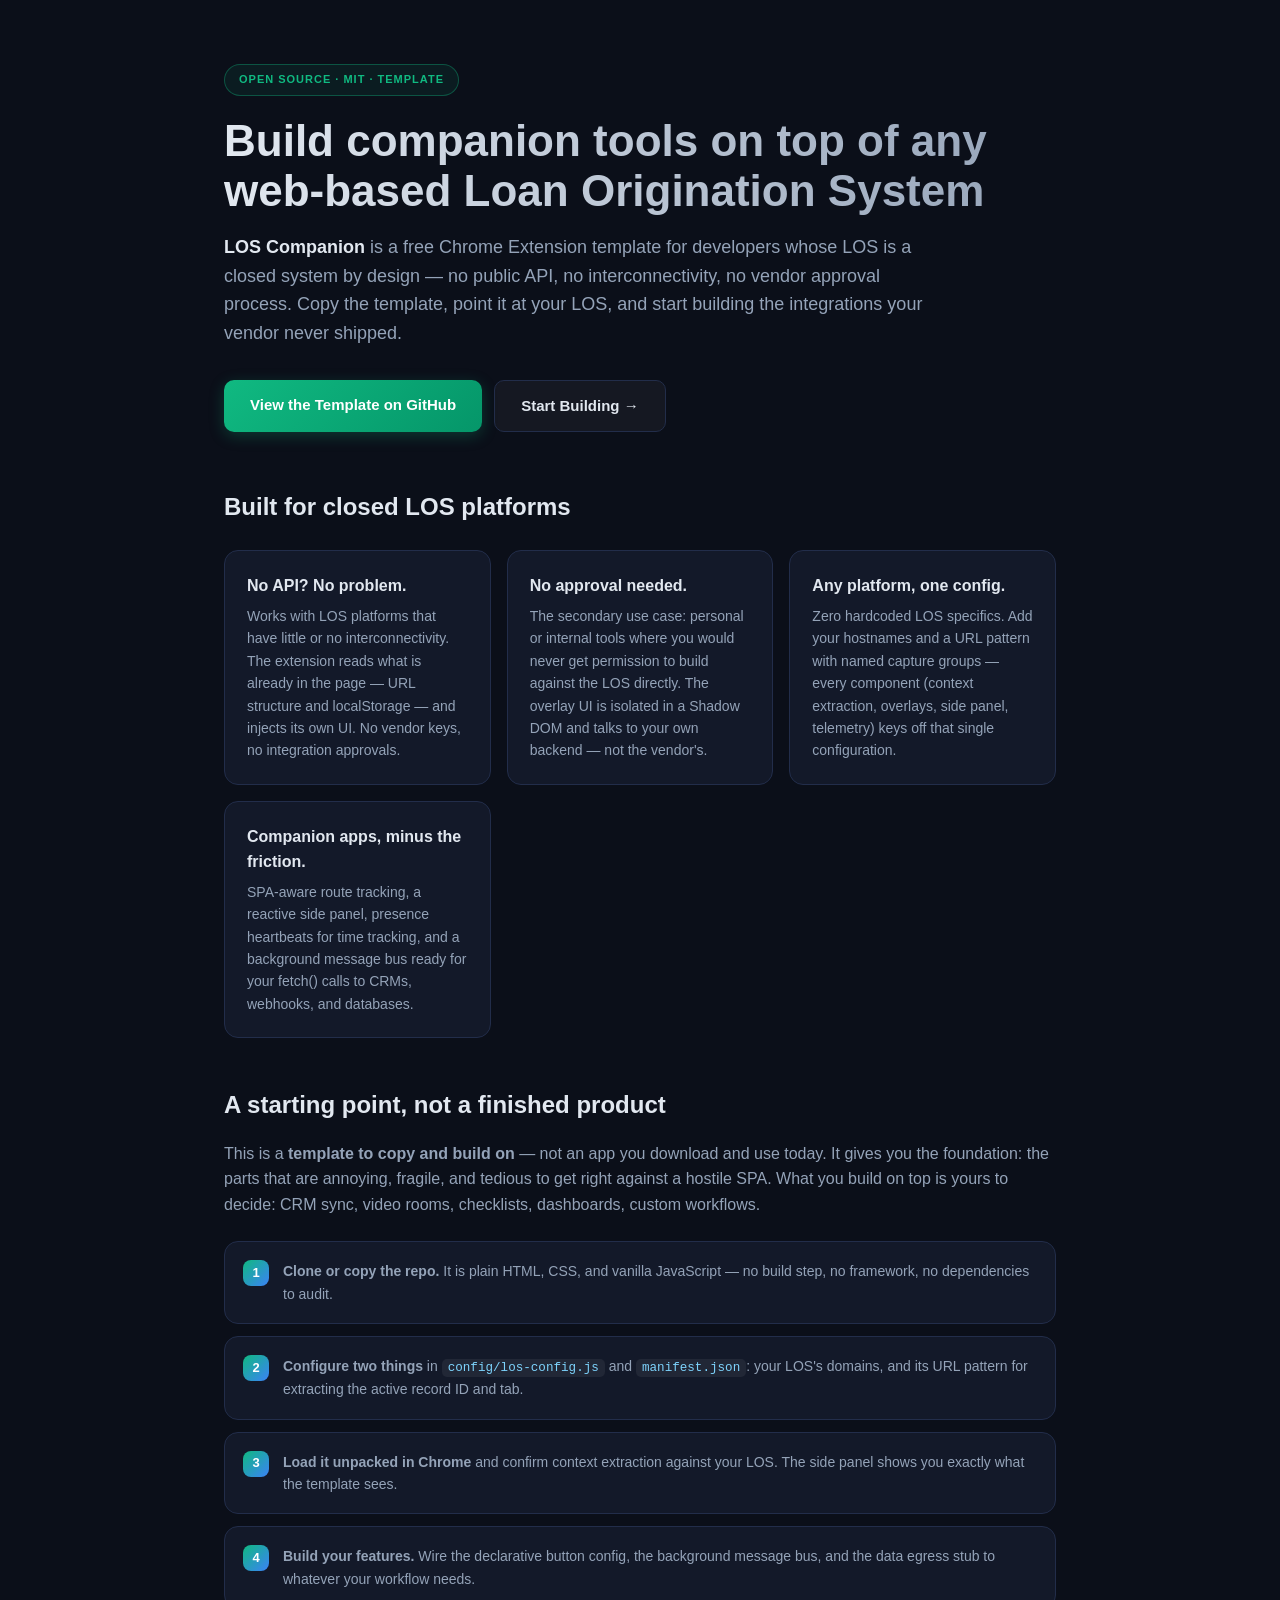
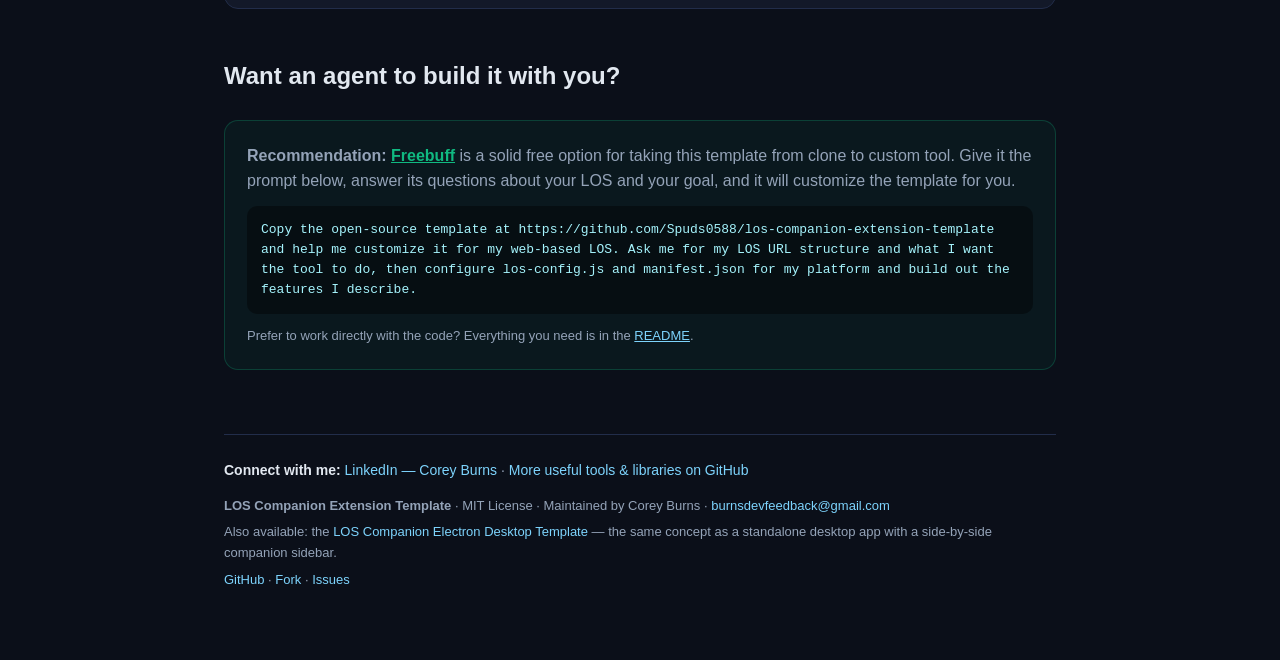
<file: index.html>
<!DOCTYPE html>
<html lang="en">
<head>
<meta charset="UTF-8">
<meta name="viewport" content="width=device-width, initial-scale=1.0">
<title>LOS Companion — Chrome Extension Template for Any Web-Based Loan Origination System</title>
<meta name="description" content="Free, open-source Chrome Extension template that connects any web-based Loan Origination System — even closed, API-less platforms — to CRMs, video rooms, and internal tools via Shadow DOM overlays, URL context extraction, and presence heartbeats. A starting point to build on, not a finished product.">
<link rel="canonical" href="https://spuds0588.github.io/los-companion-extension-template/">
<meta property="og:type" content="website">
<meta property="og:title" content="LOS Companion — Chrome Extension Template for Any Web-Based LOS">
<meta property="og:description" content="Connect closed, API-less Loan Origination Systems to the tools you actually use. Free open-source template: copy it, configure two things, and start building.">
<meta property="og:url" content="https://spuds0588.github.io/los-companion-extension-template/">
<meta name="twitter:card" content="summary">
<meta name="twitter:title" content="LOS Companion — Chrome Extension Template for Any Web-Based LOS">
<meta name="twitter:description" content="Connect closed, API-less Loan Origination Systems to the tools you actually use. Free open-source template: copy it, configure two things, and start building.">
<meta name="robots" content="index, follow">
<meta name="theme-color" content="#0b0f19">
<script type="application/ld+json">
{
  "@context": "https://schema.org",
  "@type": "SoftwareSourceCode",
  "name": "LOS Companion Extension Template",
  "description": "A modular, platform-agnostic Chrome Extension (Manifest V3) template for building companion tooling on top of any web-based Loan Origination System (LOS) — including closed platforms with no public API. Provides SPA-aware URL context extraction (record ID, active tab), Shadow DOM overlay injection, presence heartbeats, and a background message bus for external API calls. MIT licensed. A template to copy and build upon, not a finished product.",
  "codeRepository": "https://github.com/Spuds0588/los-companion-extension-template",
  "url": "https://spuds0588.github.io/los-companion-extension-template/",
  "programmingLanguage": ["JavaScript"],
  "runtimePlatform": "Chrome / Chromium (Manifest V3 extension)",
  "license": "https://opensource.org/licenses/MIT",
  "author": {
    "@type": "Person",
    "name": "Corey Burns",
    "email": "burnsdevfeedback@gmail.com"
  },
  "keywords": "loan origination system, LOS integration, chrome extension, mortgage tech, shadow DOM, CRM sync, closed platform integration, browser extension template, fintech",
  "isAccessibleForFree": true,
  "offers": { "@type": "Offer", "price": "0", "priceCurrency": "USD" }
}
</script>
<script type="application/ld+json">
{
  "@context": "https://schema.org",
  "@type": "FAQPage",
  "mainEntity": [
    {
      "@type": "Question",
      "name": "What is the LOS Companion Extension Template?",
      "acceptedAnswer": {
        "@type": "Answer",
        "text": "A free, MIT-licensed Chrome Extension template that provides the plumbing for building companion tools on top of any web-based Loan Origination System — SPA-aware context extraction, Shadow DOM overlays, presence heartbeats, and an external API bus — with no hardcoded LOS platform. You copy it and configure it for your LOS."
      }
    },
    {
      "@type": "Question",
      "name": "Does it work with LOS platforms that have no API?",
      "acceptedAnswer": {
        "@type": "Answer",
        "text": "Yes — that is the core use case. It works with closed systems by design: it observes the page URL and localStorage, injects its own isolated UI, and communicates through your own backend, so it needs no official integration, API keys, or vendor approval."
      }
    },
    {
      "@type": "Question",
      "name": "Is this a finished product I can install and use today?",
      "acceptedAnswer": {
        "@type": "Answer",
        "text": "No. It is a developer template — a starting point intended to be copied and built on top of. You point it at your LOS's domain and URL structure, then add your own actions, integrations, and business logic."
      }
    },
    {
      "@type": "Question",
      "name": "Is it really platform-agnostic?",
      "acceptedAnswer": {
        "@type": "Answer",
        "text": "Yes. The template ships with no LOS-specific code: you add your LOS hostnames to a domains list and a URL pattern with named capture groups, and every component — extraction, overlays, panel, telemetry — works from that single config."
      }
    }
  ]
}
</script>
<style>
* { margin: 0; padding: 0; box-sizing: border-box; }
body {
    font-family: -apple-system, BlinkMacSystemFont, "Segoe UI", Roboto, Helvetica, Arial, sans-serif;
    background: #0b0f19;
    color: #e2e8f0;
    line-height: 1.6;
}
.wrap { max-width: 880px; margin: 0 auto; padding: 64px 24px; }
.badge {
    display: inline-block; font-size: 11px; font-weight: 700; letter-spacing: 1px;
    text-transform: uppercase; color: #10b981; border: 1px solid rgba(16,185,129,.35);
    background: rgba(16,185,129,.08); border-radius: 999px; padding: 6px 14px; margin-bottom: 20px;
}
h1 {
    font-size: clamp(30px, 5vw, 44px); line-height: 1.15; font-weight: 800;
    background: linear-gradient(90deg, #e2e8f0, #94a3b8);
    -webkit-background-clip: text; background-clip: text; -webkit-text-fill-color: transparent;
    margin-bottom: 16px;
}
.lede { font-size: 18px; color: #94a3b8; max-width: 720px; margin-bottom: 32px; }
.lede strong { color: #e2e8f0; }
.cta-row { display: flex; flex-wrap: wrap; gap: 12px; margin-bottom: 56px; }
.btn {
    display: inline-block; padding: 13px 26px; border-radius: 10px; font-weight: 600;
    font-size: 15px; text-decoration: none; transition: transform .15s ease, box-shadow .15s ease;
}
.btn:hover { transform: translateY(-2px); }
.btn-primary { background: linear-gradient(135deg, #10b981, #059669); color: #fff; box-shadow: 0 4px 15px rgba(16,185,129,.25); }
.btn-secondary { background: rgba(255,255,255,.04); color: #e2e8f0; border: 1px solid #222d4a; }
h2 { font-size: 24px; font-weight: 700; margin: 48px 0 16px; color: #e2e8f0; }
h3 { font-size: 16px; font-weight: 600; margin-bottom: 6px; color: #e2e8f0; }
p { color: #94a3b8; margin-bottom: 14px; }
.grid { display: grid; grid-template-columns: repeat(auto-fit, minmax(240px, 1fr)); gap: 16px; margin: 24px 0; }
.card {
    background: #131929; border: 1px solid #222d4a; border-radius: 14px; padding: 22px;
}
.card p { margin: 0; font-size: 14px; }
.callout {
    background: rgba(16,185,129,.05); border: 1px solid rgba(16,185,129,.25);
    border-radius: 14px; padding: 22px; margin: 24px 0;
}
.callout p { margin: 0 0 10px; }
.callout p:last-child { margin-bottom: 0; }
.steps { counter-reset: step; margin: 24px 0; }
.step {
    position: relative; padding: 18px 18px 18px 58px; background: #131929;
    border: 1px solid #222d4a; border-radius: 14px; margin-bottom: 12px;
}
.step::before {
    counter-increment: step; content: counter(step);
    position: absolute; left: 18px; top: 18px; width: 26px; height: 26px; border-radius: 8px;
    background: linear-gradient(135deg, #10b981, #3b82f6); color: #fff; font-weight: 700;
    font-size: 13px; display: flex; align-items: center; justify-content: center;
}
.step p { margin: 0; font-size: 14px; }
code {
    font-family: ui-monospace, SFMono-Regular, Menlo, Consolas, monospace; font-size: .9em;
    background: rgba(255,255,255,.06); border-radius: 5px; padding: 2px 6px; color: #7dd3fc;
}
pre {
    background: #060913; border: 1px solid #17213c; border-radius: 12px; padding: 18px;
    overflow-x: auto; margin: 16px 0; font-size: 13px; line-height: 1.5;
}
pre code { background: none; padding: 0; color: #e2e8f0; }
.agent-box {
    background: #060913; border: 1px dashed rgba(16,185,129,.4); border-radius: 14px;
    padding: 22px; margin: 24px 0;
}
.agent-box p { font-size: 14px; }
.agent-prompt {
    font-family: ui-monospace, SFMono-Regular, Menlo, Consolas, monospace; font-size: 13px;
    color: #a5f3fc; background: rgba(0,0,0,.4); border-radius: 10px; padding: 14px;
    margin: 12px 0; line-height: 1.55;
}
.small { font-size: 13px; }
footer { margin-top: 64px; padding-top: 24px; border-top: 1px solid #222d4a; font-size: 13px; }
footer .connect { font-size: 14px; margin-bottom: 14px; }
footer .connect strong { color: #e2e8f0; }
footer p { margin-bottom: 6px; }
footer a { color: #7dd3fc; text-decoration: none; }
footer a:hover { text-decoration: underline; }
.sr-only {
    position: absolute; width: 1px; height: 1px; padding: 0; margin: -1px;
    overflow: hidden; clip: rect(0,0,0,0); white-space: nowrap; border: 0;
}
</style>
</head>
<body>
<div class="wrap">

<header>
    <span class="badge">Open Source &middot; MIT &middot; Template</span>
    <h1>Build companion tools on top of any web-based Loan Origination System</h1>
    <p class="lede">
        <strong>LOS Companion</strong> is a free Chrome Extension template for developers whose LOS is a
        closed system by design — no public API, no interconnectivity, no vendor approval process.
        Copy the template, point it at your LOS, and start building the integrations your vendor never shipped.
    </p>
    <div class="cta-row">
        <a class="btn btn-primary" href="https://github.com/Spuds0588/los-companion-extension-template">View the Template on GitHub</a>
        <a class="btn btn-secondary" href="#build-on-it">Start Building &rarr;</a>
    </div>
</header>

<main>
<section aria-labelledby="who">
    <h2 id="who">Built for closed LOS platforms</h2>
    <div class="grid">
        <div class="card">
            <h3>No API? No problem.</h3>
            <p>Works with LOS platforms that have little or no interconnectivity. The extension reads what is already in the page — URL structure and localStorage — and injects its own UI. No vendor keys, no integration approvals.</p>
        </div>
        <div class="card">
            <h3>No approval needed.</h3>
            <p>The secondary use case: personal or internal tools where you would never get permission to build against the LOS directly. The overlay UI is isolated in a Shadow DOM and talks to your own backend — not the vendor's.</p>
        </div>
        <div class="card">
            <h3>Any platform, one config.</h3>
            <p>Zero hardcoded LOS specifics. Add your hostnames and a URL pattern with named capture groups — every component (context extraction, overlays, side panel, telemetry) keys off that single configuration.</p>
        </div>
        <div class="card">
            <h3>Companion apps, minus the friction.</h3>
            <p>SPA-aware route tracking, a reactive side panel, presence heartbeats for time tracking, and a background message bus ready for your fetch() calls to CRMs, webhooks, and databases.</p>
        </div>
    </div>
</section>

<section aria-labelledby="not-product">
    <h2 id="not-product">A starting point, not a finished product</h2>
    <p>This is a <strong>template to copy and build on</strong> — not an app you download and use today. It gives you the foundation: the parts that are annoying, fragile, and tedious to get right against a hostile SPA. What you build on top is yours to decide: CRM sync, video rooms, checklists, dashboards, custom workflows.</p>
    <div class="steps">
        <div class="step"><p><strong>Clone or copy the repo.</strong> It is plain HTML, CSS, and vanilla JavaScript — no build step, no framework, no dependencies to audit.</p></div>
        <div class="step"><p><strong>Configure two things</strong> in <code>config/los-config.js</code> and <code>manifest.json</code>: your LOS's domains, and its URL pattern for extracting the active record ID and tab.</p></div>
        <div class="step"><p><strong>Load it unpacked in Chrome</strong> and confirm context extraction against your LOS. The side panel shows you exactly what the template sees.</p></div>
        <div class="step"><p><strong>Build your features.</strong> Wire the declarative button config, the background message bus, and the data egress stub to whatever your workflow needs.</p></div>
    </div>
</section>

<section aria-labelledby="build-on-it">
    <h2 id="build-on-it">Want an agent to build it with you?</h2>
    <div class="callout">
        <p><strong>Recommendation:</strong> <a style="color:#10b981; font-weight:600;" href="https://freebuff.com/?ref=ref-73e83c98-19cf-45b0-952e-56c4090f15f2" rel="noopener">Freebuff</a> is a solid free option for taking this template from clone to custom tool. Give it the prompt below, answer its questions about your LOS and your goal, and it will customize the template for you.</p>
        <div class="agent-prompt">Copy the open-source template at https://github.com/Spuds0588/los-companion-extension-template and help me customize it for my web-based LOS. Ask me for my LOS URL structure and what I want the tool to do, then configure los-config.js and manifest.json for my platform and build out the features I describe.</div>
        <p class="small">Prefer to work directly with the code? Everything you need is in the <a style="color:#7dd3fc;" href="https://github.com/Spuds0588/los-companion-extension-template#readme">README</a>.</p>
    </div>
</section>
</main>

<footer>
    <p class="connect"><strong>Connect with me:</strong> <a href="https://www.linkedin.com/in/coreytburns/" rel="noopener">LinkedIn — Corey Burns</a> &middot; <a href="https://github.com/Spuds0588?tab=repositories" rel="noopener">More useful tools &amp; libraries on GitHub</a></p>
    <p><strong>LOS Companion Extension Template</strong> &middot; MIT License &middot; Maintained by Corey Burns &middot; <a href="mailto:burnsdevfeedback@gmail.com">burnsdevfeedback@gmail.com</a></p>
    <p>Also available: the <a href="https://spuds0588.github.io/los-companion-electron-template/">LOS Companion Electron Desktop Template</a> — the same concept as a standalone desktop app with a side-by-side companion sidebar.</p>
    <p><a href="https://github.com/Spuds0588/los-companion-extension-template">GitHub</a> &middot; <a href="https://github.com/Spuds0588/los-companion-extension-template/fork">Fork</a> &middot; <a href="https://github.com/Spuds0588/los-companion-extension-template/issues">Issues</a></p>
</footer>

</div>
</body>
</html>
</file>
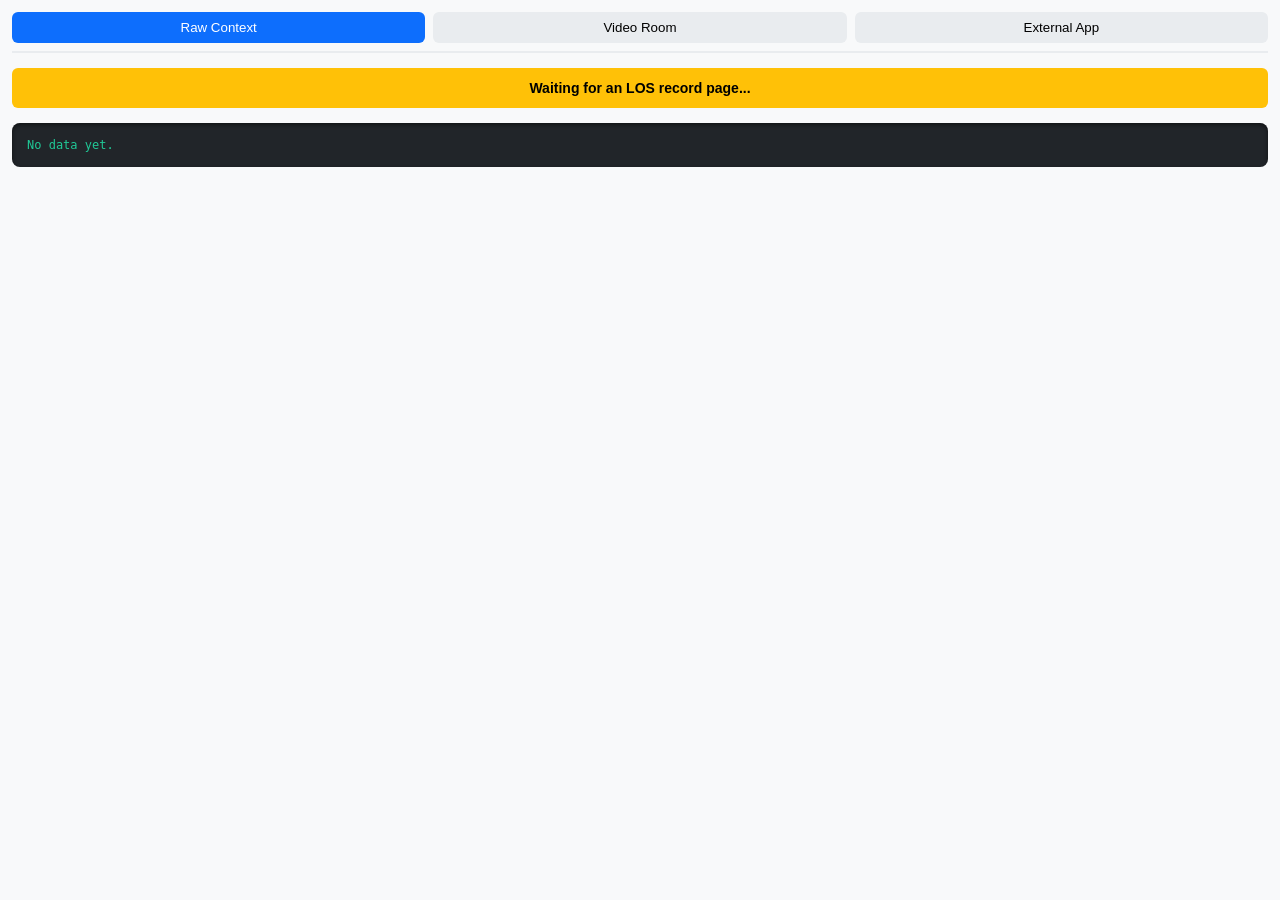
<file: sidepanel/sidepanel.html>
<!DOCTYPE html>
<html lang="en">
<head>
    <meta charset="UTF-8">
    <title>LOS Companion</title>
    <link rel="stylesheet" href="sidepanel.css">
</head>
<body>
    <div class="tabs">
        <button class="tab-btn active" data-target="raw-context">Raw Context</button>
        <button class="tab-btn" data-target="video-room">Video Room</button>
        <button class="tab-btn" data-target="external-iframe">External App</button>
    </div>
    
    <div id="status" class="waiting">Waiting for an LOS record page...</div>

    <div id="raw-context" class="tab-content active">
        <pre id="context-data">No data yet.</pre>
    </div>
    
    <div id="video-room" class="tab-content">
        <p>Video room integrations will render here.</p>
    </div>

    <div id="external-iframe" class="tab-content">
        <p>Iframe mounting point for CRMs.</p>
    </div>

    <script src="sidepanel.js"></script>
</body>
</html>
</file>
<file: sidepanel/sidepanel.css>
body { 
    font-family: -apple-system, BlinkMacSystemFont, "Segoe UI", Roboto, Helvetica, Arial, sans-serif; 
    margin: 0; 
    padding: 12px; 
    background: #f8f9fa; 
    color: #333;
}
.tabs { 
    display: flex; 
    gap: 8px; 
    margin-bottom: 15px; 
    border-bottom: 2px solid #e9ecef; 
    padding-bottom: 8px; 
}
.tab-btn { 
    flex: 1; 
    padding: 8px; 
    border: none; 
    background: #e9ecef; 
    cursor: pointer; 
    border-radius: 6px; 
    font-weight: 500;
    transition: background 0.2s;
}
.tab-btn:hover { background: #dee2e6; }
.tab-btn.active { 
    background: #0d6efd; 
    color: white; 
}
.tab-content { display: none; }
.tab-content.active { display: block; }

#status { 
    padding: 12px; 
    border-radius: 6px; 
    text-align: center; 
    margin-bottom: 15px; 
    font-weight: 600; 
    font-size: 14px;
}
.waiting { background: #ffc107; color: #000; }
.active-loan { background: #198754; color: #fff; }

pre { 
    background: #212529; 
    color: #20c997; 
    padding: 15px; 
    border-radius: 8px; 
    overflow-x: auto; 
    font-size: 12px; 
    box-shadow: inset 0 2px 4px rgba(0,0,0,0.5);
}
</file>
